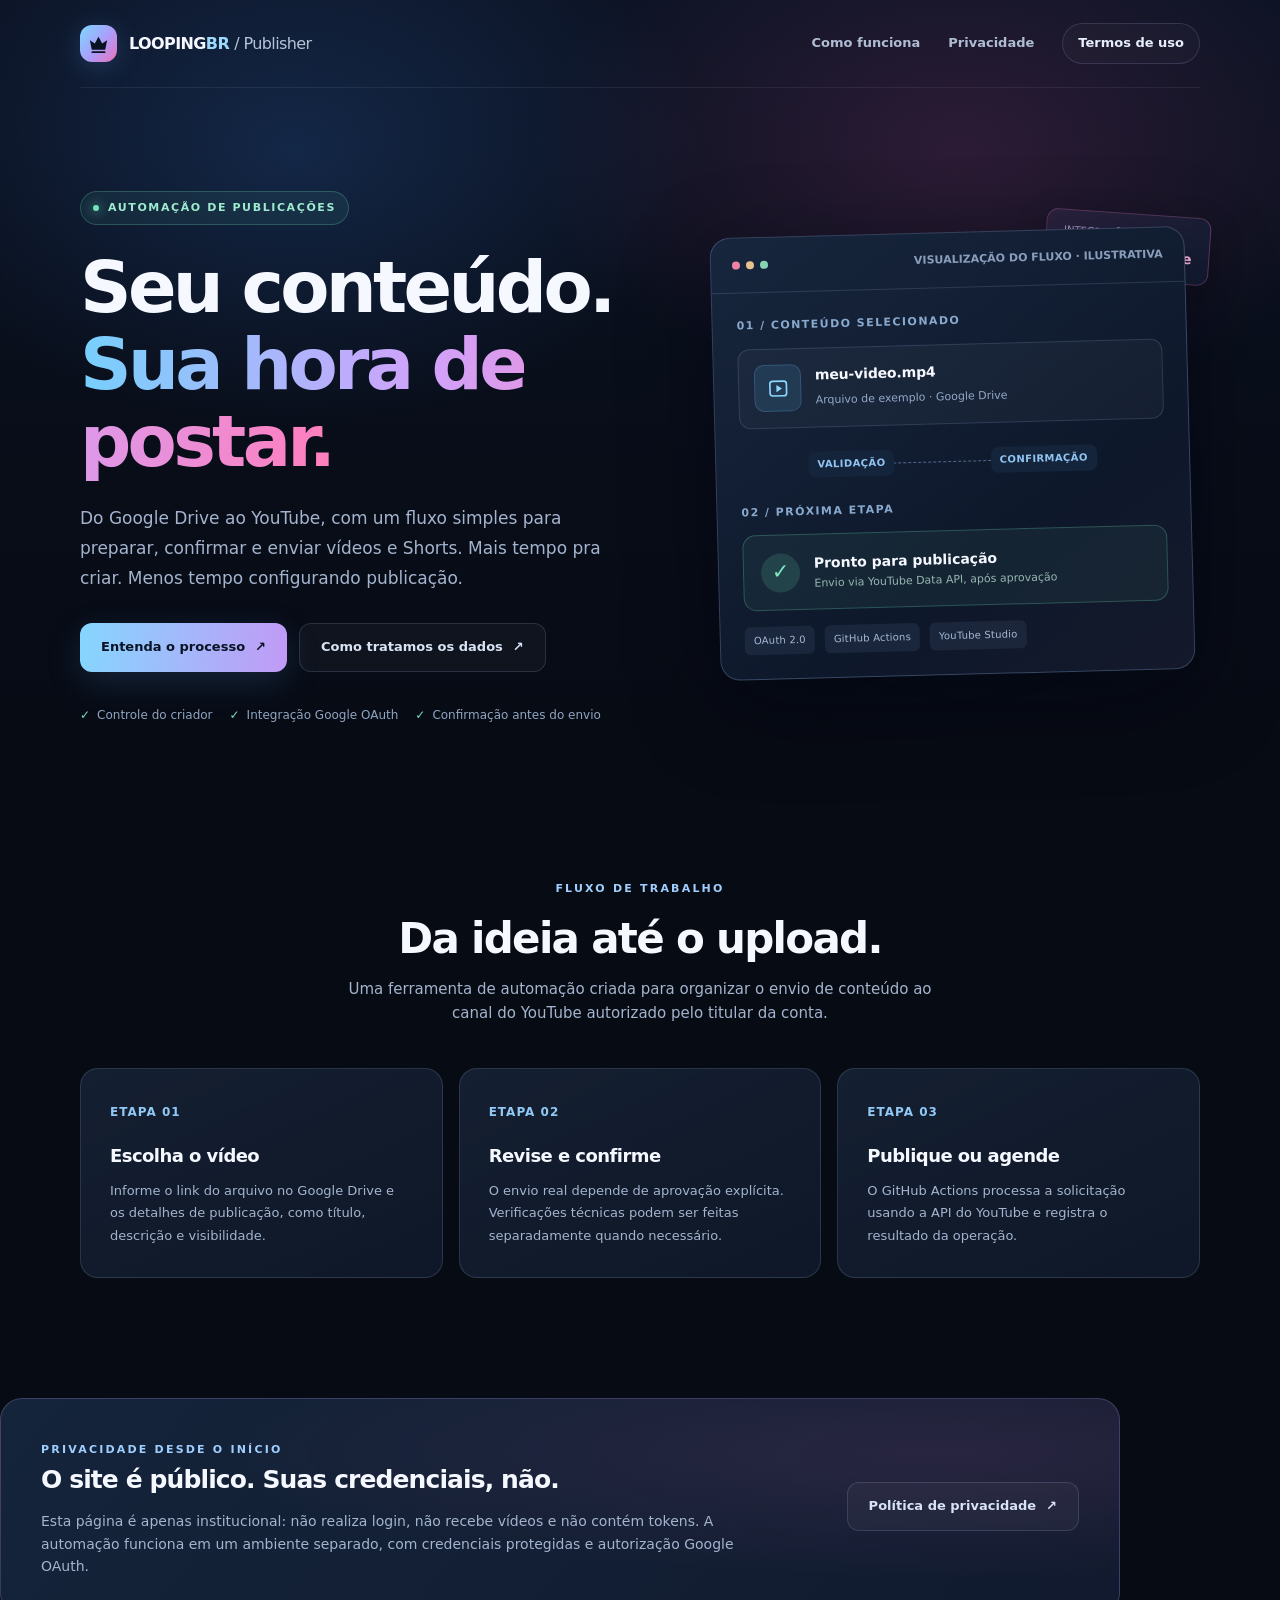
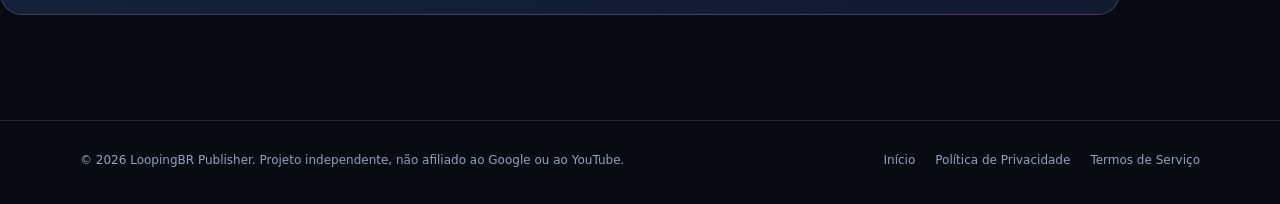
<file: index.html>
<!doctype html>
<html lang="pt-BR">
<head>
<meta charset="utf-8"><meta name="viewport" content="width=device-width,initial-scale=1">
<meta name="theme-color" content="#070b14"><meta name="description" content="LoopingBR Publisher: ferramenta de automação de publicações de vídeos e Shorts no YouTube, com Google Drive e GitHub Actions.">
<title>LoopingBR Publisher — Publicações no YouTube, simplificadas</title>
<link rel="icon" type="image/svg+xml" href="favicon.svg"><link rel="stylesheet" href="styles.css">
</head>
<body><div class="site"><a class="skip" href="#conteudo">Pular para conteúdo</a>
<header class="wrap nav"><a class="brand" href="index.html" aria-label="Página inicial do LoopingBR Publisher"><span class="brand-mark" aria-hidden="true"><svg viewBox="0 0 24 24" fill="none"><path d="M3 8.5l5.2 3.4L12 5l3.8 6.9L21 8.5l-2 10H5L3 8.5z" fill="currentColor"/><path d="M5.7 21h12.6" stroke="currentColor" stroke-width="2" stroke-linecap="round"/></svg></span><span>LOOPING<em>BR</em> <span style="font-weight:500;color:#b6c4d8">/ Publisher</span></span></a><nav class="nav-links" aria-label="Menu principal"><a href="#como-funciona">Como funciona</a><a href="privacidade.html">Privacidade</a><a class="nav-pill" href="termos.html">Termos de uso</a></nav></header>
<main id="conteudo"><section class="wrap hero"><div><span class="eyebrow"><span class="dot"></span> AUTOMAÇÃO DE PUBLICAÇÕES</span><h1>Seu conteúdo.<br><span class="gradient">Sua hora de postar.</span></h1><p class="lead">Do Google Drive ao YouTube, com um fluxo simples para preparar, confirmar e enviar vídeos e Shorts. Mais tempo pra criar. Menos tempo configurando publicação.</p><div class="actions"><a class="btn btn-primary" href="#como-funciona">Entenda o processo <span aria-hidden="true">↗</span></a><a class="btn btn-secondary" href="privacidade.html">Como tratamos os dados <span aria-hidden="true">↗</span></a></div><div class="ticks"><span>Controle do criador</span><span>Integração Google OAuth</span><span>Confirmação antes do envio</span></div></div>
<div class="visual" aria-label="Ilustração do fluxo de publicação"><div class="floating"><span>INTEGRAÇÃO</span><strong>Drive → YouTube</strong></div><div class="window"><div class="window-top"><span class="circles" aria-hidden="true"><i></i><i></i><i></i></span><span class="window-label">VISUALIZAÇÃO DO FLUXO · ILUSTRATIVA</span></div><div class="window-body"><p class="section-label">01 / Conteúdo selecionado</p><div class="filename"><span class="fileicon" aria-hidden="true"><svg viewBox="0 0 24 24" fill="none" stroke="currentColor" stroke-width="1.8"><rect x="3" y="4" width="18" height="16" rx="3"/><path d="M10 8l6 4-6 4V8z" fill="currentColor" stroke="none"/></svg></span><div><strong>meu-video.mp4</strong><small>Arquivo de exemplo · Google Drive</small></div></div><div class="pipe" aria-hidden="true"><b>VALIDAÇÃO</b><b>CONFIRMAÇÃO</b></div><p class="section-label">02 / Próxima etapa</p><div class="upload"><div class="ok-icon">✓</div><div><strong>Pronto para publicação</strong><span>Envio via YouTube Data API, após aprovação</span></div></div><div class="window-foot"><span class="tag">OAuth 2.0</span><span class="tag">GitHub Actions</span><span class="tag">YouTube Studio</span></div></div></div></div>
</section><section class="wrap section center" id="como-funciona"><span class="kicker">FLUXO DE TRABALHO</span><h2>Da ideia até o upload.</h2><p class="section-desc">Uma ferramenta de automação criada para organizar o envio de conteúdo ao canal do YouTube autorizado pelo titular da conta.</p><div class="cards"><article class="card" style="text-align:left"><span class="num">ETAPA 01</span><h3>Escolha o vídeo</h3><p>Informe o link do arquivo no Google Drive e os detalhes de publicação, como título, descrição e visibilidade.</p></article><article class="card" style="text-align:left"><span class="num">ETAPA 02</span><h3>Revise e confirme</h3><p>O envio real depende de aprovação explícita. Verificações técnicas podem ser feitas separadamente quando necessário.</p></article><article class="card" style="text-align:left"><span class="num">ETAPA 03</span><h3>Publique ou agende</h3><p>O GitHub Actions processa a solicitação usando a API do YouTube e registra o resultado da operação.</p></article></div></section><section class="wrap feature"><div><span class="kicker">PRIVACIDADE DESDE O INÍCIO</span><h2>O site é público. Suas credenciais, não.</h2><p>Esta página é apenas institucional: não realiza login, não recebe vídeos e não contém tokens. A automação funciona em um ambiente separado, com credenciais protegidas e autorização Google OAuth.</p></div><a class="btn btn-secondary" href="privacidade.html">Política de privacidade <span aria-hidden="true">↗</span></a></section></main>
<footer class="footer"><div class="wrap footer-inner"><small>© 2026 LoopingBR Publisher. Projeto independente, não afiliado ao Google ou ao YouTube.</small><nav class="footer-links" aria-label="Links institucionais"><a href="index.html">Início</a><a href="privacidade.html">Política de Privacidade</a><a href="termos.html">Termos de Serviço</a></nav></div></footer></div></body></html>
</file>
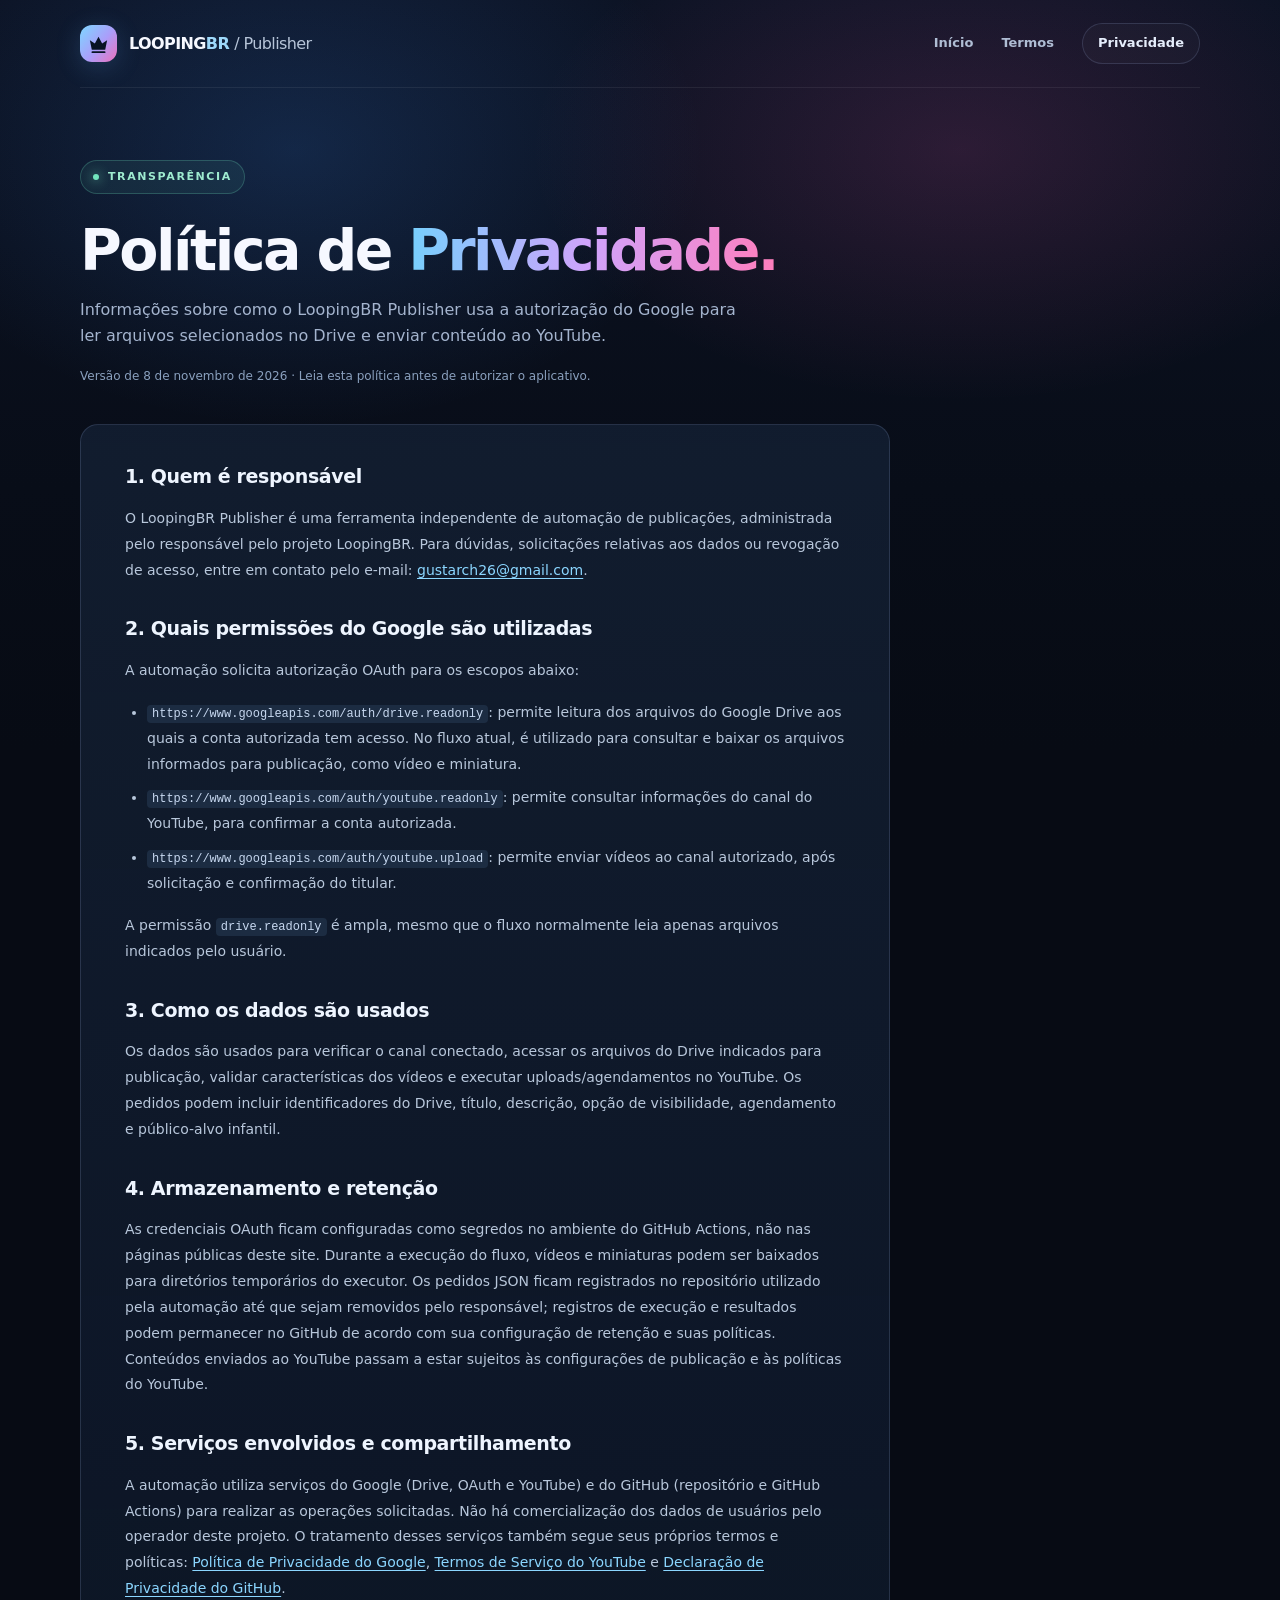
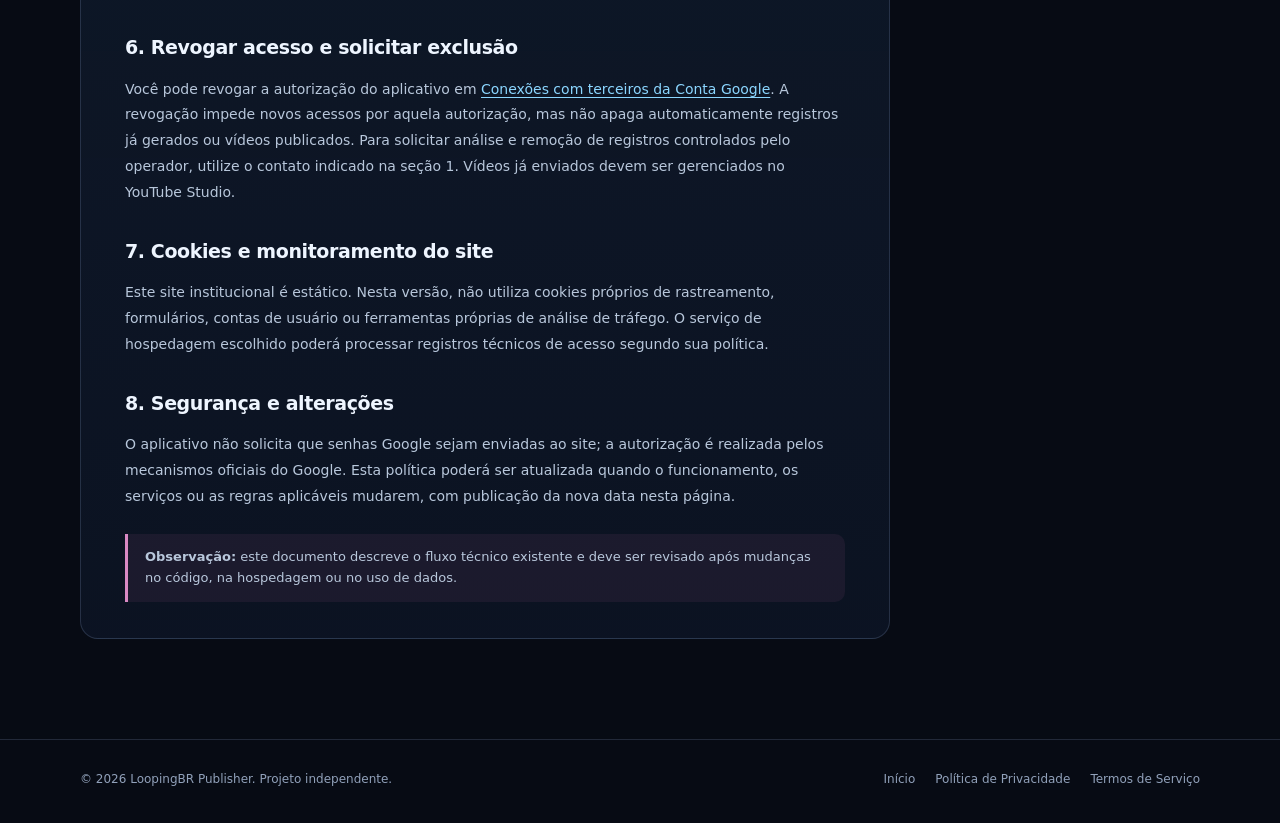
<file: privacidade.html>
<!doctype html><html lang="pt-BR"><head><meta charset="utf-8"><meta name="viewport" content="width=device-width,initial-scale=1"><meta name="theme-color" content="#070b14"><meta name="description" content="Política de Privacidade do LoopingBR Publisher."><title>Política de Privacidade — LoopingBR Publisher</title><link rel="icon" type="image/svg+xml" href="favicon.svg"><link rel="stylesheet" href="styles.css"></head><body><div class="site"><a class="skip" href="#conteudo">Pular para conteúdo</a><header class="wrap nav"><a class="brand" href="index.html"><span class="brand-mark" aria-hidden="true"><svg viewBox="0 0 24 24" fill="none"><path d="M3 8.5l5.2 3.4L12 5l3.8 6.9L21 8.5l-2 10H5L3 8.5z" fill="currentColor"/><path d="M5.7 21h12.6" stroke="currentColor" stroke-width="2" stroke-linecap="round"/></svg></span><span>LOOPING<em>BR</em> <span style="font-weight:500;color:#b6c4d8">/ Publisher</span></span></a><nav class="nav-links" aria-label="Menu principal"><a href="index.html">Início</a><a href="termos.html">Termos</a><a class="nav-pill" href="privacidade.html" aria-current="page">Privacidade</a></nav></header><main class="wrap legal" id="conteudo"><div class="legal-head"><span class="eyebrow"><span class="dot"></span> TRANSPARÊNCIA</span><h1>Política de <span class="gradient">Privacidade.</span></h1><p class="intro">Informações sobre como o LoopingBR Publisher usa a autorização do Google para ler arquivos selecionados no Drive e enviar conteúdo ao YouTube.</p><p class="date">Versão de 8 de novembro de 2026 · Leia esta política antes de autorizar o aplicativo.</p></div><div class="legal-body">
<h2>1. Quem é responsável</h2><p>O LoopingBR Publisher é uma ferramenta independente de automação de publicações, administrada pelo responsável pelo projeto LoopingBR. Para dúvidas, solicitações relativas aos dados ou revogação de acesso, entre em contato pelo e-mail: <a href="mailto:gustarch26@gmail.com">gustarch26@gmail.com</a>.</p>
<h2>2. Quais permissões do Google são utilizadas</h2><p>A automação solicita autorização OAuth para os escopos abaixo:</p><ul><li><code>https://www.googleapis.com/auth/drive.readonly</code>: permite leitura dos arquivos do Google Drive aos quais a conta autorizada tem acesso. No fluxo atual, é utilizado para consultar e baixar os arquivos informados para publicação, como vídeo e miniatura.</li><li><code>https://www.googleapis.com/auth/youtube.readonly</code>: permite consultar informações do canal do YouTube, para confirmar a conta autorizada.</li><li><code>https://www.googleapis.com/auth/youtube.upload</code>: permite enviar vídeos ao canal autorizado, após solicitação e confirmação do titular.</li></ul><p>A permissão <code>drive.readonly</code> é ampla, mesmo que o fluxo normalmente leia apenas arquivos indicados pelo usuário.</p>
<h2>3. Como os dados são usados</h2><p>Os dados são usados para verificar o canal conectado, acessar os arquivos do Drive indicados para publicação, validar características dos vídeos e executar uploads/agendamentos no YouTube. Os pedidos podem incluir identificadores do Drive, título, descrição, opção de visibilidade, agendamento e público-alvo infantil.</p>
<h2>4. Armazenamento e retenção</h2><p>As credenciais OAuth ficam configuradas como segredos no ambiente do GitHub Actions, não nas páginas públicas deste site. Durante a execução do fluxo, vídeos e miniaturas podem ser baixados para diretórios temporários do executor. Os pedidos JSON ficam registrados no repositório utilizado pela automação até que sejam removidos pelo responsável; registros de execução e resultados podem permanecer no GitHub de acordo com sua configuração de retenção e suas políticas. Conteúdos enviados ao YouTube passam a estar sujeitos às configurações de publicação e às políticas do YouTube.</p>
<h2>5. Serviços envolvidos e compartilhamento</h2><p>A automação utiliza serviços do Google (Drive, OAuth e YouTube) e do GitHub (repositório e GitHub Actions) para realizar as operações solicitadas. Não há comercialização dos dados de usuários pelo operador deste projeto. O tratamento desses serviços também segue seus próprios termos e políticas: <a href="https://policies.google.com/privacy" rel="noopener noreferrer">Política de Privacidade do Google</a>, <a href="https://www.youtube.com/t/terms" rel="noopener noreferrer">Termos de Serviço do YouTube</a> e <a href="https://docs.github.com/en/site-policy/privacy-policies/github-general-privacy-statement" rel="noopener noreferrer">Declaração de Privacidade do GitHub</a>.</p>
<h2>6. Revogar acesso e solicitar exclusão</h2><p>Você pode revogar a autorização do aplicativo em <a href="https://myaccount.google.com/connections" rel="noopener noreferrer">Conexões com terceiros da Conta Google</a>. A revogação impede novos acessos por aquela autorização, mas não apaga automaticamente registros já gerados ou vídeos publicados. Para solicitar análise e remoção de registros controlados pelo operador, utilize o contato indicado na seção 1. Vídeos já enviados devem ser gerenciados no YouTube Studio.</p>
<h2>7. Cookies e monitoramento do site</h2><p>Este site institucional é estático. Nesta versão, não utiliza cookies próprios de rastreamento, formulários, contas de usuário ou ferramentas próprias de análise de tráfego. O serviço de hospedagem escolhido poderá processar registros técnicos de acesso segundo sua política.</p>
<h2>8. Segurança e alterações</h2><p>O aplicativo não solicita que senhas Google sejam enviadas ao site; a autorização é realizada pelos mecanismos oficiais do Google. Esta política poderá ser atualizada quando o funcionamento, os serviços ou as regras aplicáveis mudarem, com publicação da nova data nesta página.</p>
<div class="notice"><strong>Observação:</strong> este documento descreve o fluxo técnico existente e deve ser revisado após mudanças no código, na hospedagem ou no uso de dados.</div>
</div></main><footer class="footer"><div class="wrap footer-inner"><small>© 2026 LoopingBR Publisher. Projeto independente.</small><nav class="footer-links"><a href="index.html">Início</a><a href="privacidade.html">Política de Privacidade</a><a href="termos.html">Termos de Serviço</a></nav></div></footer></div></body></html>
</file>
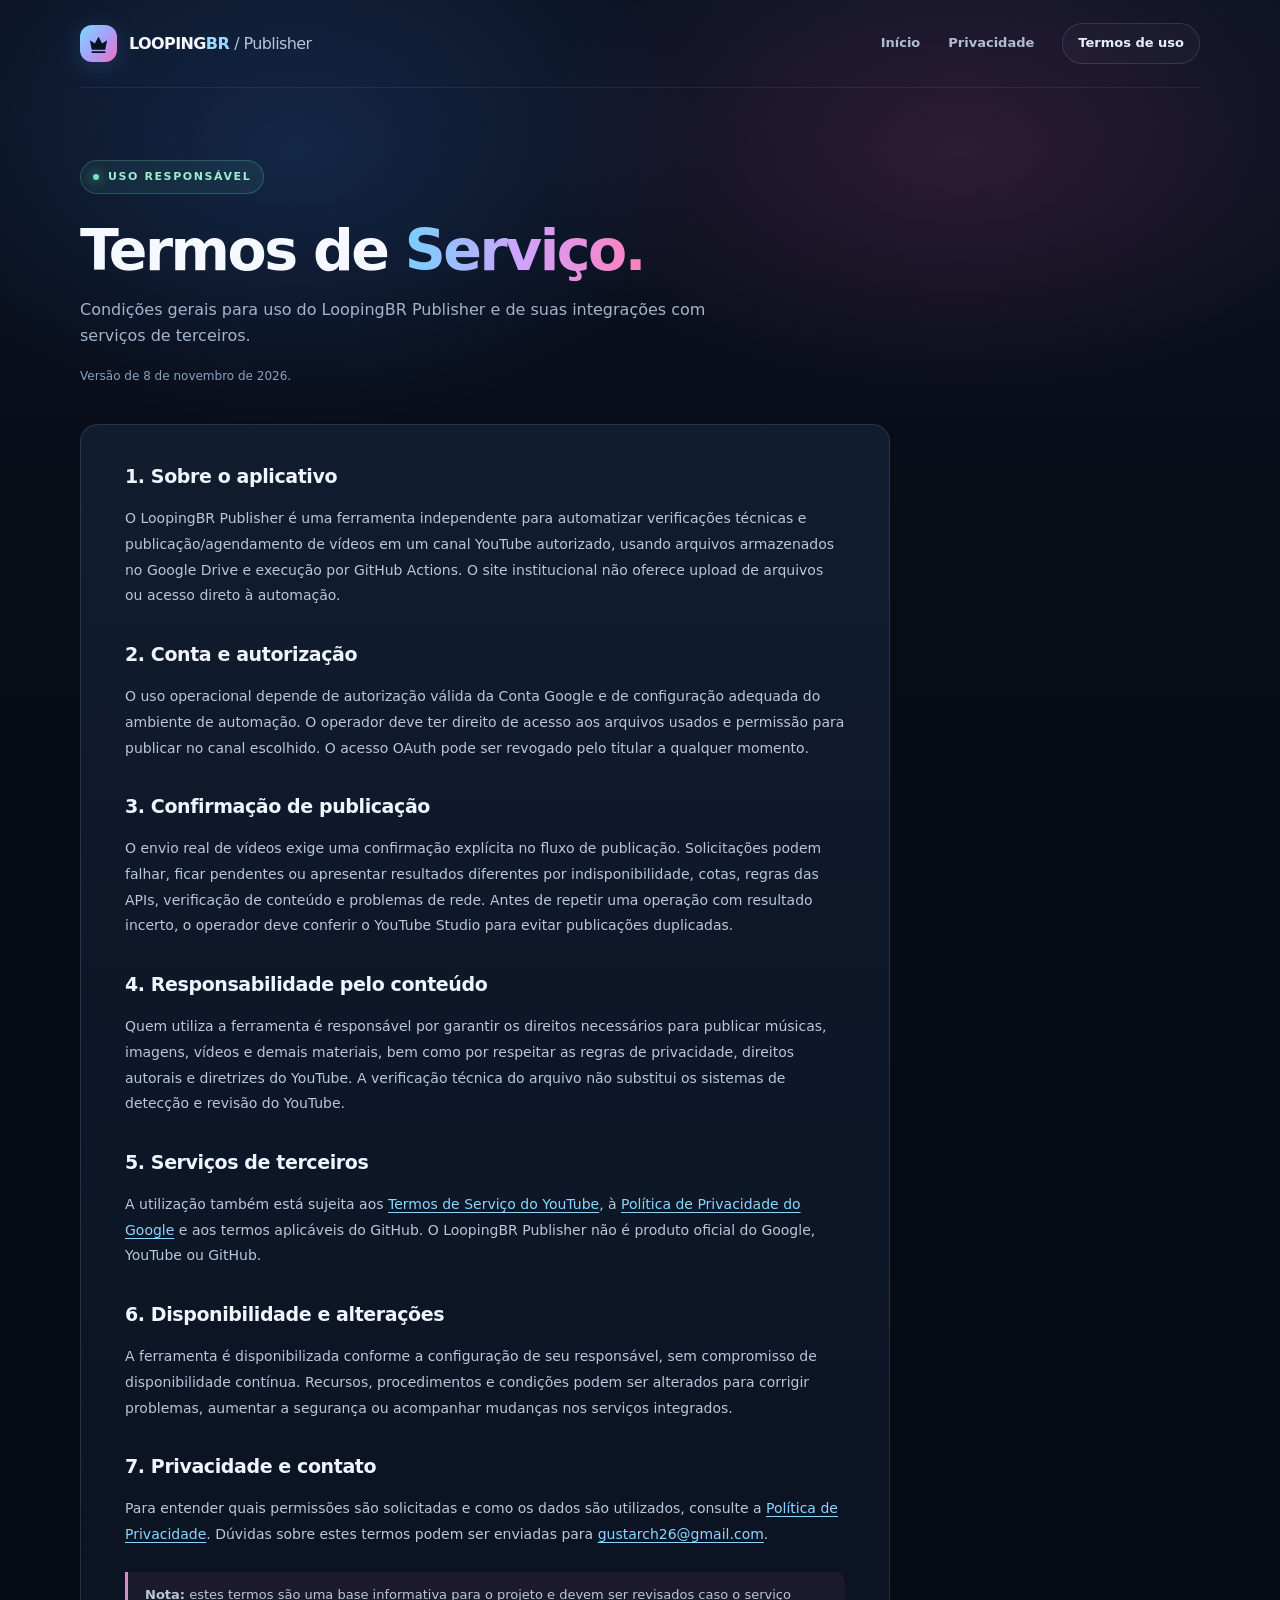
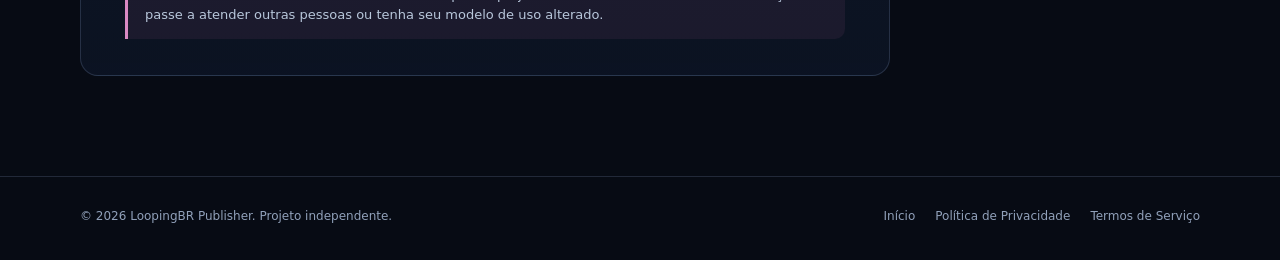
<file: termos.html>
<!doctype html><html lang="pt-BR"><head><meta charset="utf-8"><meta name="viewport" content="width=device-width,initial-scale=1"><meta name="theme-color" content="#070b14"><meta name="description" content="Termos de Serviço do LoopingBR Publisher."><title>Termos de Serviço — LoopingBR Publisher</title><link rel="icon" type="image/svg+xml" href="favicon.svg"><link rel="stylesheet" href="styles.css"></head><body><div class="site"><a class="skip" href="#conteudo">Pular para conteúdo</a><header class="wrap nav"><a class="brand" href="index.html"><span class="brand-mark" aria-hidden="true"><svg viewBox="0 0 24 24" fill="none"><path d="M3 8.5l5.2 3.4L12 5l3.8 6.9L21 8.5l-2 10H5L3 8.5z" fill="currentColor"/><path d="M5.7 21h12.6" stroke="currentColor" stroke-width="2" stroke-linecap="round"/></svg></span><span>LOOPING<em>BR</em> <span style="font-weight:500;color:#b6c4d8">/ Publisher</span></span></a><nav class="nav-links" aria-label="Menu principal"><a href="index.html">Início</a><a href="privacidade.html">Privacidade</a><a class="nav-pill" href="termos.html" aria-current="page">Termos de uso</a></nav></header><main class="wrap legal" id="conteudo"><div class="legal-head"><span class="eyebrow"><span class="dot"></span> USO RESPONSÁVEL</span><h1>Termos de <span class="gradient">Serviço.</span></h1><p class="intro">Condições gerais para uso do LoopingBR Publisher e de suas integrações com serviços de terceiros.</p><p class="date">Versão de 8 de novembro de 2026.</p></div><div class="legal-body">
<h2>1. Sobre o aplicativo</h2><p>O LoopingBR Publisher é uma ferramenta independente para automatizar verificações técnicas e publicação/agendamento de vídeos em um canal YouTube autorizado, usando arquivos armazenados no Google Drive e execução por GitHub Actions. O site institucional não oferece upload de arquivos ou acesso direto à automação.</p>
<h2>2. Conta e autorização</h2><p>O uso operacional depende de autorização válida da Conta Google e de configuração adequada do ambiente de automação. O operador deve ter direito de acesso aos arquivos usados e permissão para publicar no canal escolhido. O acesso OAuth pode ser revogado pelo titular a qualquer momento.</p>
<h2>3. Confirmação de publicação</h2><p>O envio real de vídeos exige uma confirmação explícita no fluxo de publicação. Solicitações podem falhar, ficar pendentes ou apresentar resultados diferentes por indisponibilidade, cotas, regras das APIs, verificação de conteúdo e problemas de rede. Antes de repetir uma operação com resultado incerto, o operador deve conferir o YouTube Studio para evitar publicações duplicadas.</p>
<h2>4. Responsabilidade pelo conteúdo</h2><p>Quem utiliza a ferramenta é responsável por garantir os direitos necessários para publicar músicas, imagens, vídeos e demais materiais, bem como por respeitar as regras de privacidade, direitos autorais e diretrizes do YouTube. A verificação técnica do arquivo não substitui os sistemas de detecção e revisão do YouTube.</p>
<h2>5. Serviços de terceiros</h2><p>A utilização também está sujeita aos <a href="https://www.youtube.com/t/terms" rel="noopener noreferrer">Termos de Serviço do YouTube</a>, à <a href="https://policies.google.com/privacy" rel="noopener noreferrer">Política de Privacidade do Google</a> e aos termos aplicáveis do GitHub. O LoopingBR Publisher não é produto oficial do Google, YouTube ou GitHub.</p>
<h2>6. Disponibilidade e alterações</h2><p>A ferramenta é disponibilizada conforme a configuração de seu responsável, sem compromisso de disponibilidade contínua. Recursos, procedimentos e condições podem ser alterados para corrigir problemas, aumentar a segurança ou acompanhar mudanças nos serviços integrados.</p>
<h2>7. Privacidade e contato</h2><p>Para entender quais permissões são solicitadas e como os dados são utilizados, consulte a <a href="privacidade.html">Política de Privacidade</a>. Dúvidas sobre estes termos podem ser enviadas para <a href="mailto:gustarch26@gmail.com">gustarch26@gmail.com</a>.</p>
<div class="notice"><strong>Nota:</strong> estes termos são uma base informativa para o projeto e devem ser revisados caso o serviço passe a atender outras pessoas ou tenha seu modelo de uso alterado.</div>
</div></main><footer class="footer"><div class="wrap footer-inner"><small>© 2026 LoopingBR Publisher. Projeto independente.</small><nav class="footer-links"><a href="index.html">Início</a><a href="privacidade.html">Política de Privacidade</a><a href="termos.html">Termos de Serviço</a></nav></div></footer></div></body></html>
</file>
<file: styles.css>
:root{color-scheme:dark;--bg:#070b14;--bg2:#10192b;--panel:#101a2d;--line:rgba(173,200,246,.16);--text:#f6f8ff;--muted:#a4b4ce;--blue:#64c4ff;--pink:#ee66bb;--green:#72e5bd;--shadow:0 26px 90px rgba(2,5,17,.48)}
*{box-sizing:border-box}html{scroll-behavior:smooth}body{margin:0;background:var(--bg);font:16px/1.6 Inter,ui-sans-serif,system-ui,-apple-system,"Segoe UI",Arial,sans-serif;color:var(--text);overflow-x:hidden}a{color:inherit;text-decoration:none}button{font:inherit}::selection{background:rgba(238,102,187,.38)}.site{position:relative;isolation:isolate;min-height:100vh}.site:before{content:"";position:absolute;inset:0 0 auto;height:750px;z-index:-1;background:radial-gradient(ellipse 42% 42% at 75% 20%,rgba(237,87,171,.15),transparent 80%),radial-gradient(ellipse 40% 46% at 23% 20%,rgba(57,134,236,.19),transparent 80%),linear-gradient(180deg,#0c1324 0%,#080d18 65%,#070b14 100%);pointer-events:none}.wrap{width:min(1120px,calc(100% - 48px));margin:auto}.nav{height:88px;display:flex;align-items:center;justify-content:space-between;gap:20px;border-bottom:1px solid rgba(255,255,255,.065)}.brand{display:inline-flex;align-items:center;gap:12px;font-size:16px;font-weight:850;letter-spacing:-.6px;white-space:nowrap}.brand-mark{height:37px;width:37px;border-radius:12px;background:linear-gradient(130deg,#7fd5ff 2%,#aa9efa 54%,#ed71bc 100%);box-shadow:0 5px 26px rgba(96,176,250,.2);display:grid;place-items:center;color:#071323}.brand-mark svg{width:23px;height:23px}.brand em{font-style:normal;color:#9dd8fa}.nav-links{display:flex;align-items:center;gap:28px;color:#afbdd4;font-size:13px;font-weight:650}.nav-links a:hover,.footer a:hover,.legal a:hover{color:#85d2ff}.nav-pill{padding:9px 15px!important;border:1px solid var(--line);border-radius:99px;color:#e6eefc!important;background:rgba(255,255,255,.025)}.eyebrow{display:inline-flex;align-items:center;gap:9px;padding:7px 12px;border:1px solid rgba(114,229,189,.23);background:rgba(114,229,189,.075);border-radius:99px;color:#9eebcf;font-size:11px;text-transform:uppercase;letter-spacing:1.6px;font-weight:800}.eyebrow .dot{width:6px;height:6px;background:var(--green);border-radius:50%;box-shadow:0 0 12px var(--green)}.hero{padding:103px 0 105px;display:grid;grid-template-columns:1.04fr .96fr;align-items:center;gap:60px}.hero h1{font-size:clamp(42px,5.6vw,73px);line-height:1.075;letter-spacing:-3.7px;margin:24px 0 23px;font-weight:850}.gradient{background:linear-gradient(90deg,#78cffd 1%,#d0a3fb 49%,#ff7ebc 100%);-webkit-background-clip:text;background-clip:text;color:transparent}.lead{font-size:17px;max-width:545px;color:var(--muted);line-height:1.77;margin:0}.actions{display:flex;flex-wrap:wrap;gap:12px;margin:30px 0 34px}.btn{padding:13px 21px;border-radius:12px;font-size:13px;font-weight:780;display:inline-flex;align-items:center;gap:10px;transition:.2s transform,.2s background}.btn:hover{transform:translateY(-2px)}.btn-primary{background:linear-gradient(95deg,#85d6ff,#c19af6);color:#091324;box-shadow:0 10px 35px rgba(90,158,245,.17)}.btn-secondary{background:rgba(255,255,255,.035);border:1px solid var(--line);color:#d8e3f5}.ticks{display:flex;align-items:center;gap:17px;flex-wrap:wrap}.ticks span{font-size:12px;color:#8fa5c1;display:flex;align-items:center;gap:7px}.ticks span:before{content:"✓";font-weight:900;color:#79ddc1}.visual{position:relative;padding:24px 10px 32px 24px}.visual:before{content:"";position:absolute;inset:13% 0 2% 8%;background:radial-gradient(ellipse at center,rgba(89,124,245,.23),transparent 65%);filter:blur(24px);z-index:-1}.window{overflow:hidden;border-radius:20px;border:1px solid rgba(167,199,246,.23);background:linear-gradient(145deg,#17263d,#0e182b 65%,#14192b);box-shadow:var(--shadow);transform:rotate(-1.5deg)}.window-top{height:55px;display:flex;align-items:center;justify-content:space-between;gap:20px;padding:0 21px;border-bottom:1px solid var(--line)}.circles{display:flex;gap:6px}.circles i{width:8px;height:8px;background:#57708f;border-radius:50%}.circles i:first-child{background:#ee82a6}.circles i:nth-child(2){background:#e8c18c}.circles i:nth-child(3){background:#86d4b5}.window-label{font-size:11px;color:#8a9ebc;font-weight:700}.window-body{padding:24px}.section-label{font-size:11px;letter-spacing:1.45px;text-transform:uppercase;font-weight:850;color:#89a9ce;margin:0 0 14px}.filename{display:flex;gap:14px;align-items:center;padding:15px;border-radius:12px;border:1px solid var(--line);background:rgba(255,255,255,.03)}.fileicon{width:47px;height:47px;display:grid;place-items:center;border-radius:10px;background:rgba(100,196,255,.12);border:1px solid rgba(100,196,255,.22);color:#8ad7ff}.fileicon svg{width:22px}.filename strong{display:block;font-size:14px;letter-spacing:-.15px}.filename small{font-size:11px;color:#93a8c7}.pipe{position:relative;height:75px;display:flex;align-items:center;justify-content:space-around;padding:0 20px}.pipe:before{content:"";position:absolute;left:22%;right:22%;top:50%;border-top:1px dashed rgba(159,195,247,.45)}.pipe b{position:relative;padding:5px 9px;border-radius:7px;background:#14243a;color:#91c4f3;font-size:10px;letter-spacing:.4px}.upload{padding:17px;border:1px solid rgba(114,229,189,.25);background:rgba(114,229,189,.06);border-radius:13px;display:flex;align-items:center;gap:14px}.ok-icon{height:39px;width:39px;border-radius:50%;display:grid;place-items:center;background:rgba(114,229,189,.14);color:#7ee9bd;font-size:21px;font-weight:800}.upload strong{display:block;font-size:14px}.upload span{display:block;color:#95b6b0;font-size:11px}.window-foot{display:flex;gap:10px;margin-top:16px;flex-wrap:wrap}.tag{padding:6px 9px;font-size:10px;letter-spacing:.2px;border-radius:6px;background:rgba(129,156,197,.1);color:#a6b9d5}.floating{position:absolute;top:5px;right:-10px;background:linear-gradient(135deg,#2d2340,#121c31);border:1px solid rgba(239,120,193,.28);border-radius:12px;padding:12px 17px;box-shadow:0 12px 33px rgba(0,0,0,.25);transform:rotate(4deg)}.floating span{display:block;font-size:10px;color:#ae9bca}.floating strong{font-size:14px;color:#ffb6df}.section{padding:44px 0 102px}.center{text-align:center}.kicker{font-size:11px;text-transform:uppercase;letter-spacing:2.2px;color:#9fcfff;font-weight:850}.section h2{font-size:clamp(27px,3.5vw,42px);letter-spacing:-1.7px;line-height:1.18;margin:14px 0 14px}.section-desc{max-width:590px;margin:0 auto;color:var(--muted);font-size:15px}.cards{display:grid;grid-template-columns:repeat(3,1fr);gap:16px;margin-top:43px}.card{padding:29px;border-radius:18px;background:linear-gradient(155deg,rgba(27,41,64,.68),rgba(16,26,43,.85));border:1px solid var(--line)}.card .num{font-size:12px;font-weight:850;color:#92c8f5;letter-spacing:1px}.card h3{font-size:18px;letter-spacing:-.55px;margin:18px 0 9px}.card p{font-size:13px;line-height:1.75;color:var(--muted);margin:0}.feature{margin:18px 0 105px;display:flex;align-items:center;justify-content:space-between;gap:28px;border:1px solid rgba(190,160,241,.24);border-radius:22px;background:radial-gradient(ellipse at 85% 25%,rgba(232,112,193,.105),transparent 55%),linear-gradient(130deg,#14243a,#111a2e);padding:36px 40px}.feature h2{font-size:25px;letter-spacing:-.9px;margin:0 0 10px}.feature p{max-width:720px;font-size:14px;color:var(--muted);margin:0}.footer{border-top:1px solid var(--line);padding:30px 0 34px;color:#91a1ba}.footer-inner{display:flex;align-items:center;justify-content:space-between;gap:20px;flex-wrap:wrap}.footer small{font-size:12px}.footer-links{display:flex;flex-wrap:wrap;gap:20px;font-size:12px}.legal{padding:72px 0 100px}.legal-head{max-width:750px}.legal h1{font-size:clamp(37px,5vw,57px);letter-spacing:-2.5px;line-height:1.13;margin:24px 0 15px}.legal .intro{color:var(--muted);font-size:16px;max-width:680px;margin:0}.legal .date{font-size:12px;color:#8aa0be;margin:19px 0 38px}.legal-body{max-width:810px;padding:36px 44px;background:linear-gradient(180deg,rgba(19,31,51,.85),rgba(14,24,42,.65));border:1px solid var(--line);border-radius:18px;color:#b8c7db}.legal-body h2{font-size:19px;letter-spacing:-.4px;margin:30px 0 10px;color:#eef5ff}.legal-body h2:first-child{margin-top:0}.legal-body p,.legal-body li{font-size:14px;line-height:1.85}.legal-body li{margin-bottom:8px}.legal-body ul{padding-left:22px}.legal-body a{color:#8bd6ff;text-decoration:underline;text-underline-offset:3px}.notice{border-left:3px solid #d989c3;background:rgba(235,118,186,.07);border-radius:0 10px 10px 0;padding:13px 17px;margin-top:24px;font-size:13px}.legal-body code{font-size:12px;color:#c7d8f0;background:#1c2c42;padding:2px 5px;border-radius:4px;overflow-wrap:anywhere}.skip{position:absolute;top:-50px;left:20px;z-index:99;padding:10px;color:#fff;background:#15364a}.skip:focus{top:5px}
@media(max-width:950px){.hero{grid-template-columns:1fr;gap:36px;padding:80px 0 65px}.hero h1{max-width:670px}.visual{max-width:600px;width:100%;margin:auto}.cards{grid-template-columns:1fr 1fr}.nav-links{gap:14px}.feature{padding:30px}}@media(max-width:650px){.wrap{width:min(100% - 32px,1120px)}.nav{height:72px}.brand{font-size:14px}.brand-mark{width:33px;height:33px}.nav-links a:not(.nav-pill){display:none}.nav-links{gap:0}.nav-pill{padding:7px 10px!important;font-size:11px}.hero{padding:64px 0 65px}.hero h1{letter-spacing:-2.4px;font-size:clamp(40px,10vw,54px)}.lead{font-size:15px}.visual{padding:10px 0 15px}.floating{right:0;top:-10px}.window-body{padding:16px}.cards{grid-template-columns:1fr;margin-top:28px}.card{padding:25px}.section{padding:30px 0 66px}.feature{margin:10px 0 70px;flex-direction:column;align-items:flex-start;padding:25px}.feature h2{font-size:23px}.footer-inner{align-items:flex-start;flex-direction:column;gap:15px}.legal{padding:49px 0 70px}.legal-body{padding:23px 21px}.legal h1{letter-spacing:-1.6px}.ticks{gap:10px}.ticks span{font-size:11px}}
@media(prefers-reduced-motion:reduce){html{scroll-behavior:auto}.btn{transition:none}}
</file>
